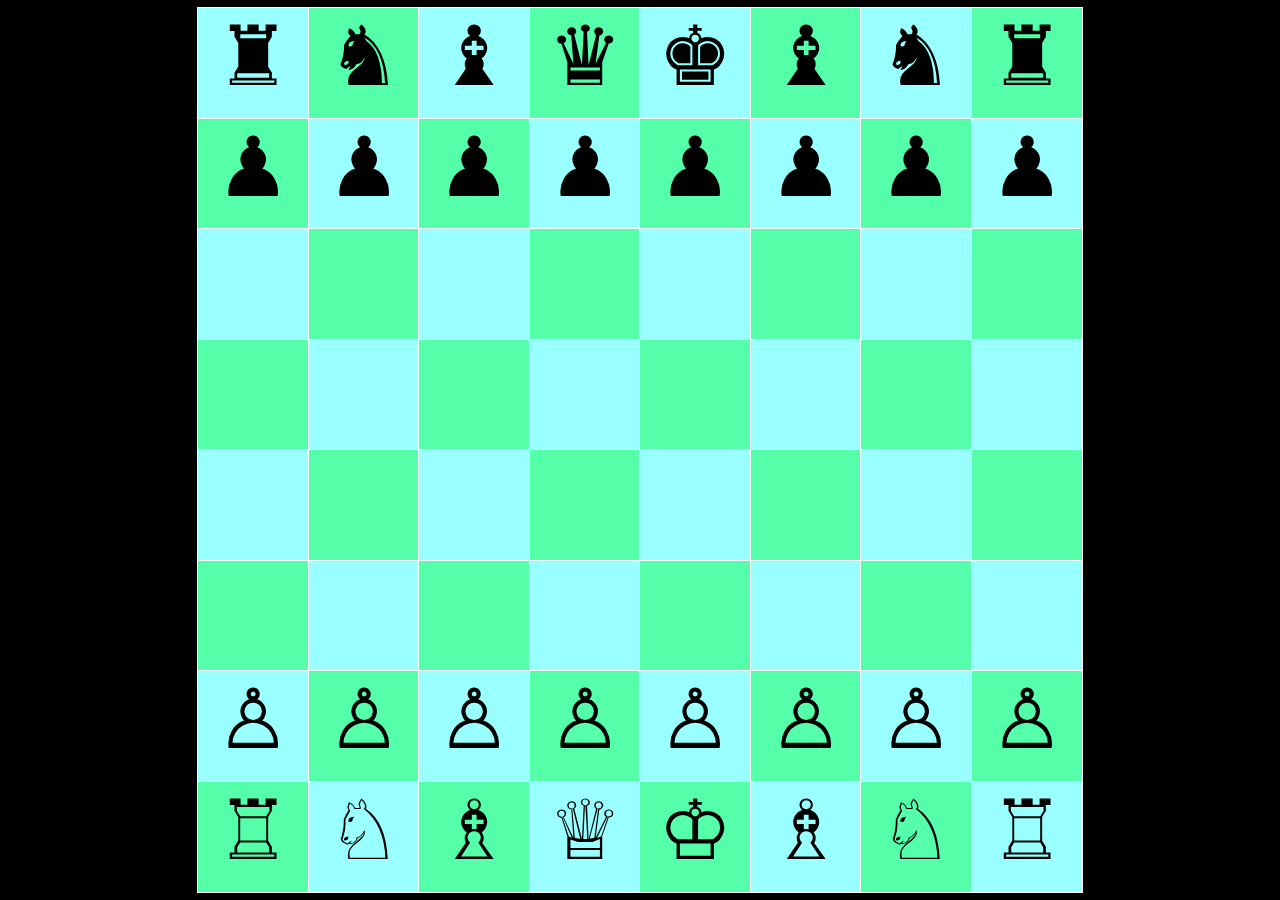
<file: chess-game/index.html>
<!DOCTYPE html>
<html>
<head>
    <title>Chess AI</title>
    <meta name="viewport" content="width=device-width, initial-scale=1"/>
    <meta charset="UTF-8"/>
    <link rel="stylesheet" href="css/style.css"/>
</head>
<body>
    <div id="container"></div>
    <script type="text/javascript" src="js/main.js"></script>
</body>
</html>
</file>
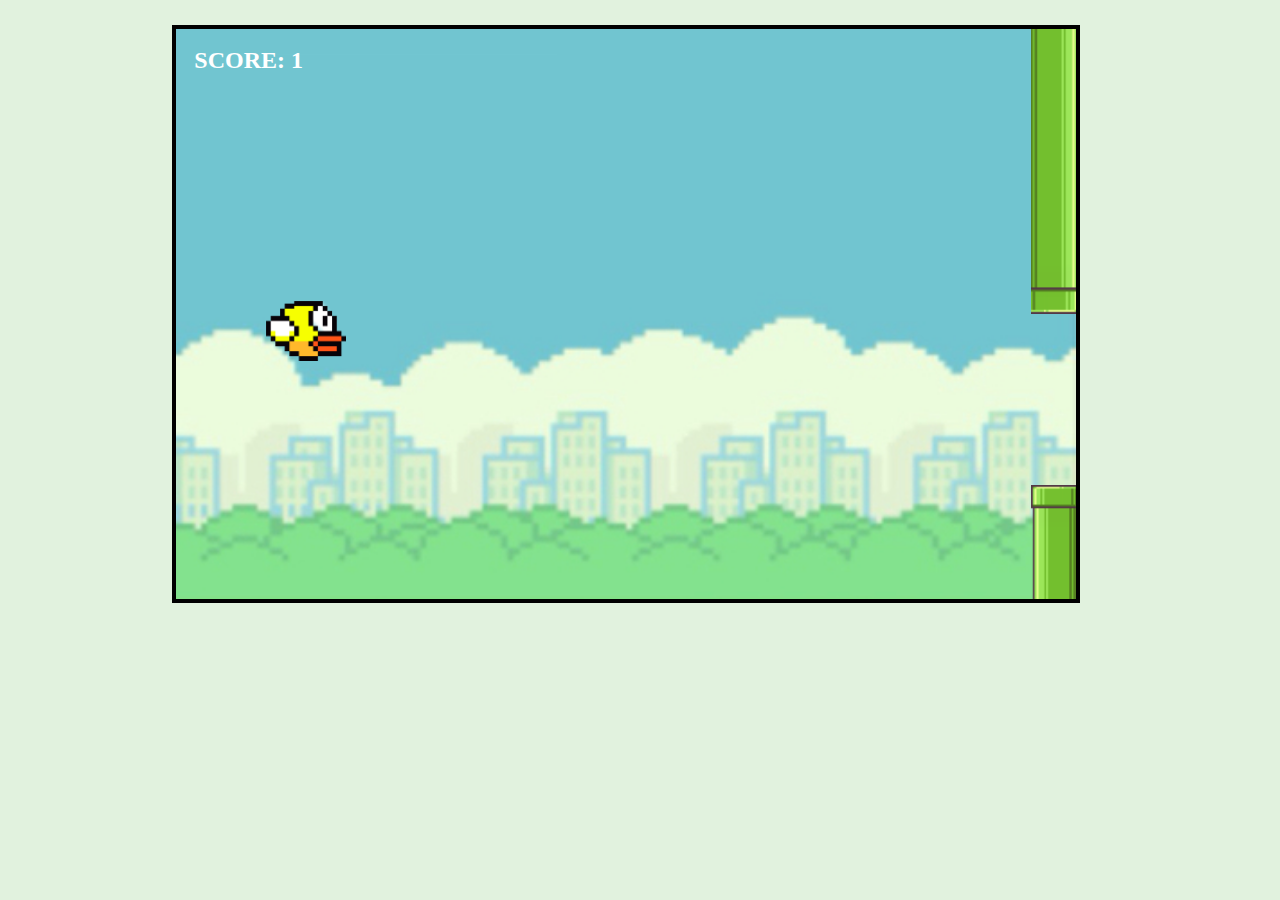
<file: flappy-bird-game/index.html>
<!DOCTYPE html>
<html lang="en">
<head>
    <meta charset="UTF-8">
    <meta http-equiv="X-UA-Compatible" content="IE=edge">
    <meta name="viewport" content="width=device-width, initial-scale=1.0">
    <title>FLAPPY BIRD GAME</title>
    <link rel="stylesheet" href="style.css">
</head>
<body onclick="jump()">

    <div id="game">
        <div id="pipe1" class="obs"></div>
        <div id="pipe2" class="obs"></div>
        <div id="bird"><img src="birdf.png"></div>
        <div id="score">SCORE: <span id="scr">0</span></div>

    </div>

    <script src="script.js"></script>
    
</body>
</html>
</file>
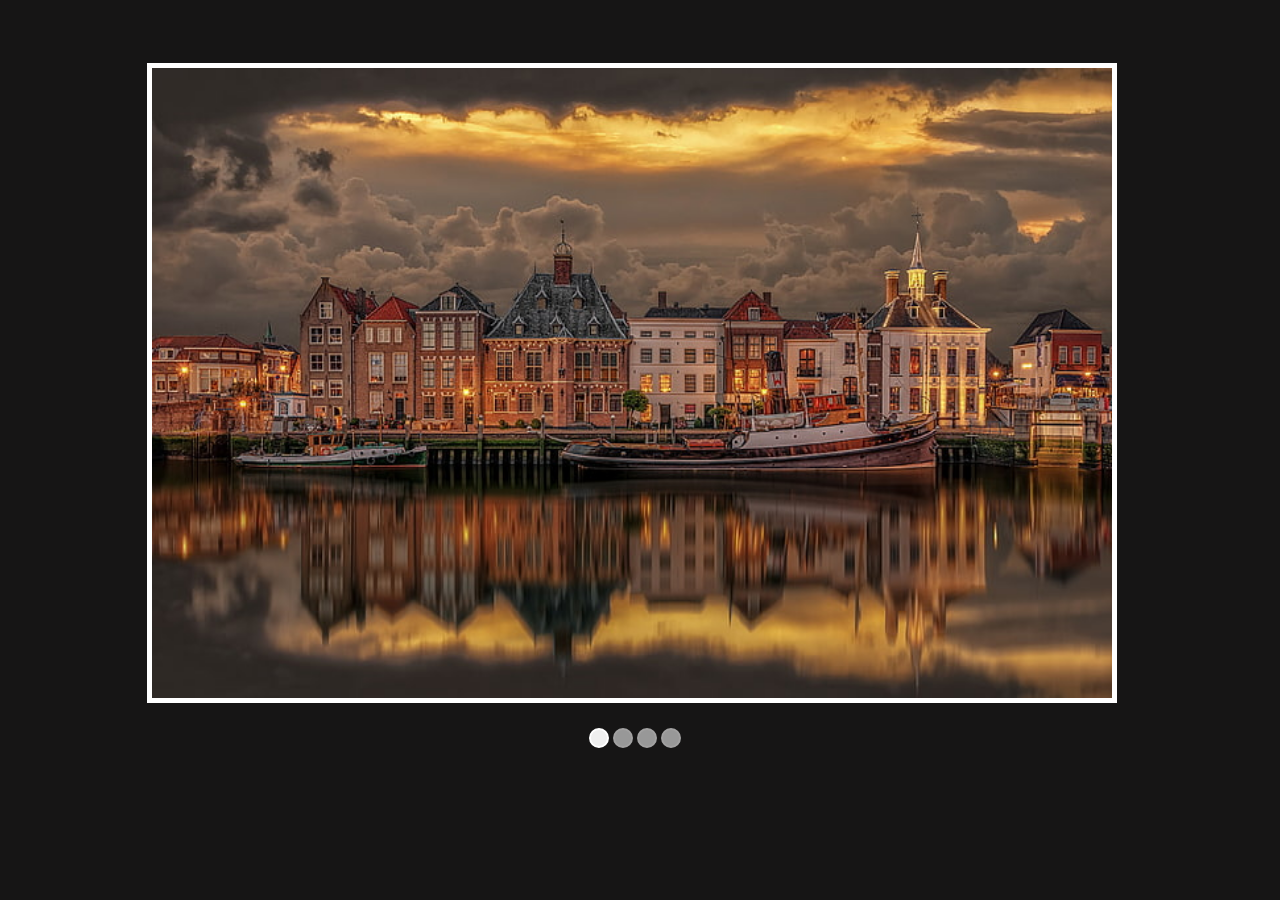
<file: image-slider/index.html>
<!DOCTYPE html>
<html lang="en">
<head>
    <meta charset="UTF-8">
    <meta http-equiv="X-UA-Compatible" content="IE=edge">
    <meta name="viewport" content="width=device-width, initial-scale=1.0">
    <title>IMAGE SLIDER</title>
    <link rel="stylesheet" href="style.css">

    <!--FONT AWESOME LINK-->
    <link rel="stylesheet" href="https://use.fontawesome.com/releases/v5.15.3/css/all.css" integrity="sha384-SZXxX4whJ79/gErwcOYf+zWLeJdY/qpuqC4cAa9rOGUstPomtqpuNWT9wdPEn2fk" crossorigin="anonymous">

</head>
<body>

    <div id="box">
        <div id="slide">
            <img src="image1.jpg" id="img1">
        </div>
    </div>
        <div id="left" onclick="left()">
            <i class="fas fa-chevron-left" style="font-size: xxx-large;"></i>
        </div>
        <div id="right" onclick="right()">
            <i class="fas fa-chevron-right" style="font-size: xxx-large;"></i>
        </div>

        <div id="circle">
            <button onclick="btn(0)" id="0"></button>
            <button onclick="btn(1)" id="1"></button>
            <button onclick="btn(2)" id="2"></button>
            <button onclick="btn(3)" id="3"></button>
        </div>
    <script src="script.js"></script>
    
</body>
</html>
</file>
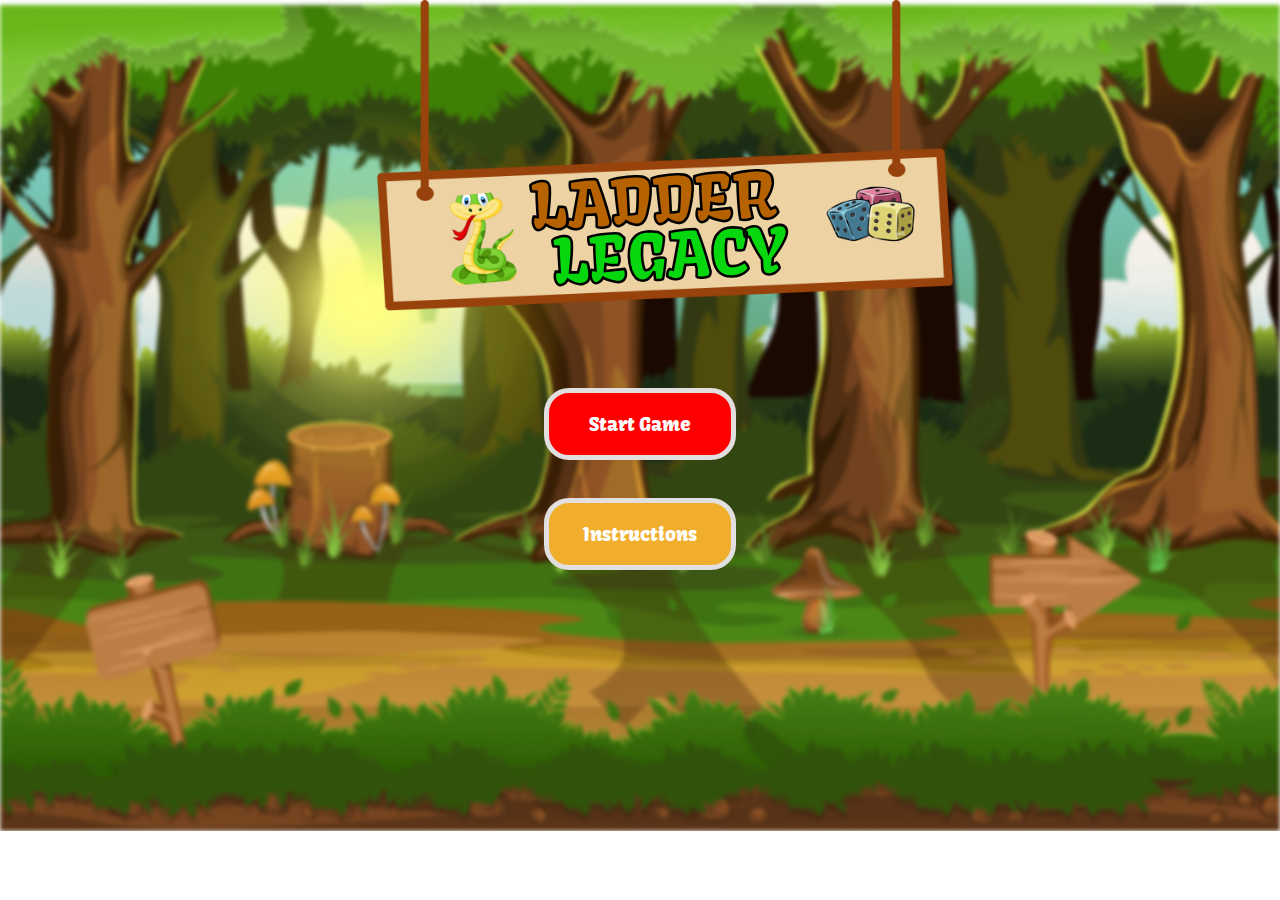
<file: Ladder-Legacy/index.html>
<!DOCTYPE html>
<html lang="en">
<head>
    <meta charset="UTF-8">
    <meta name="viewport" content="width=device-width, initial-scale=1.0">
    <title>Snake and Ladders</title>
    <link rel="stylesheet" href="./css files/startpage.css">
</head>
<body>
    
    <div id="heading" class="flex-center">
        <img src="./Images/Banner.png">
        <div class="t5">
            LADDER
        </div><br>
        <div class="b5">
            LEGACY
        </div>
    </div>

    <div class="flex-center sp-aro maindiv">
        <div class="flex-center col-dir">
            <button id="StartGame">Start Game</button>
            <button id="Instructions">Instructions</button>
        </div>
    </div>
</body>
</html>
<script src="./js files/startpage.js" defer></script>

            <!-- made by Arpita Sen -->
</file>
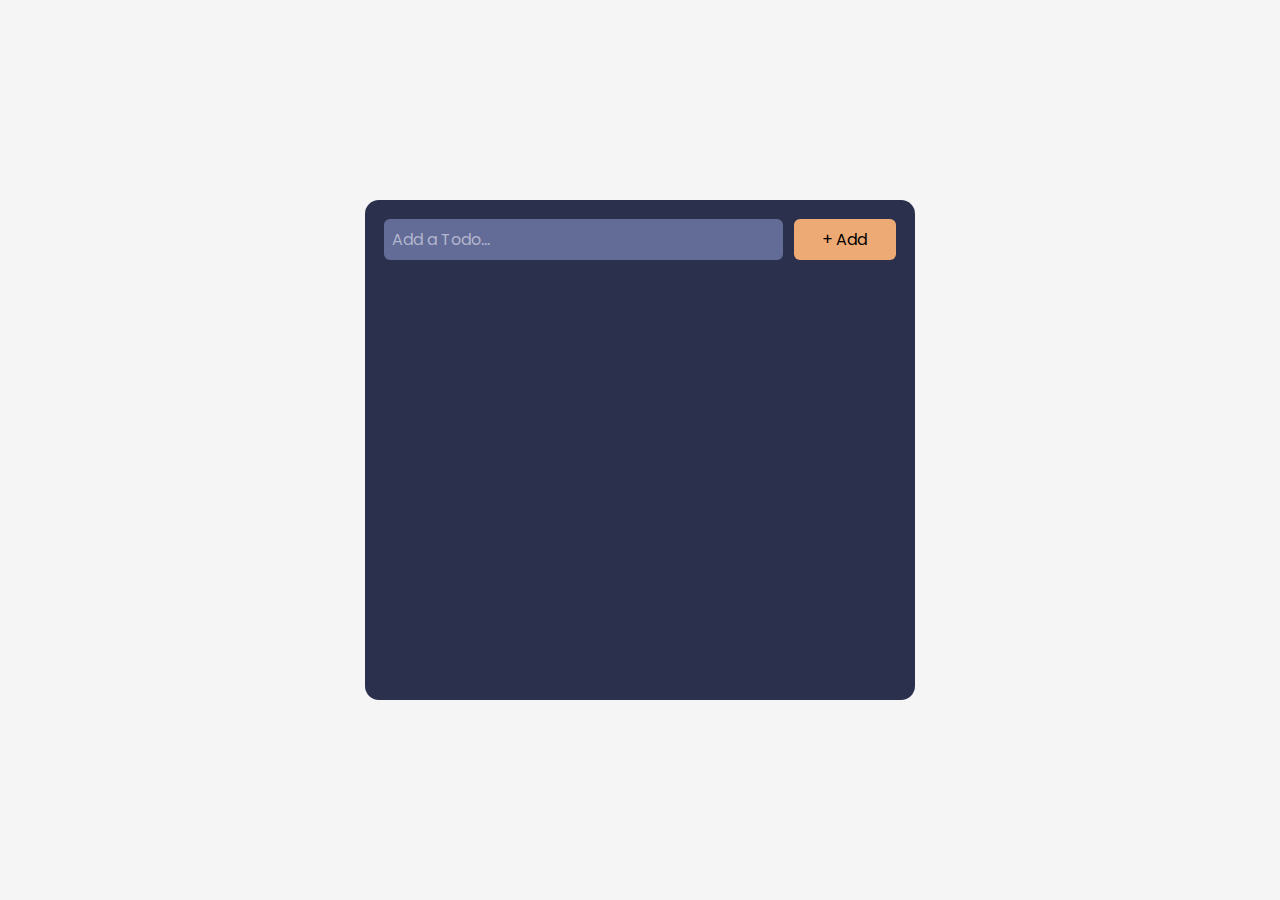
<file: Todo-List-App/index.html>
<!DOCTYPE html>
<html lang="en">
  <head>
    <meta charset="UTF-8">
    <meta http-equiv="X-UA-Compatible" content="IE=edge">
    <meta name="viewport" content="width=device-width, initial-scale=1.0">
    <title>Todo List App</title>
    <link href="https://fonts.googleapis.com/css2?family=Poppins:wght@300;400;500;600&display=swap" rel="stylesheet">
    <link rel="stylesheet" href="styles.css">
    <script src="script.js" defer></script>
  </head>
  <body>
    <div class="container">
      <form>
        <input type="text" placeholder="Add a Todo...">
        <button type="submit">+ Add</button>
      </form>

      <div class="tasks"></div>
    </div>
  </body>
</html>
</file>
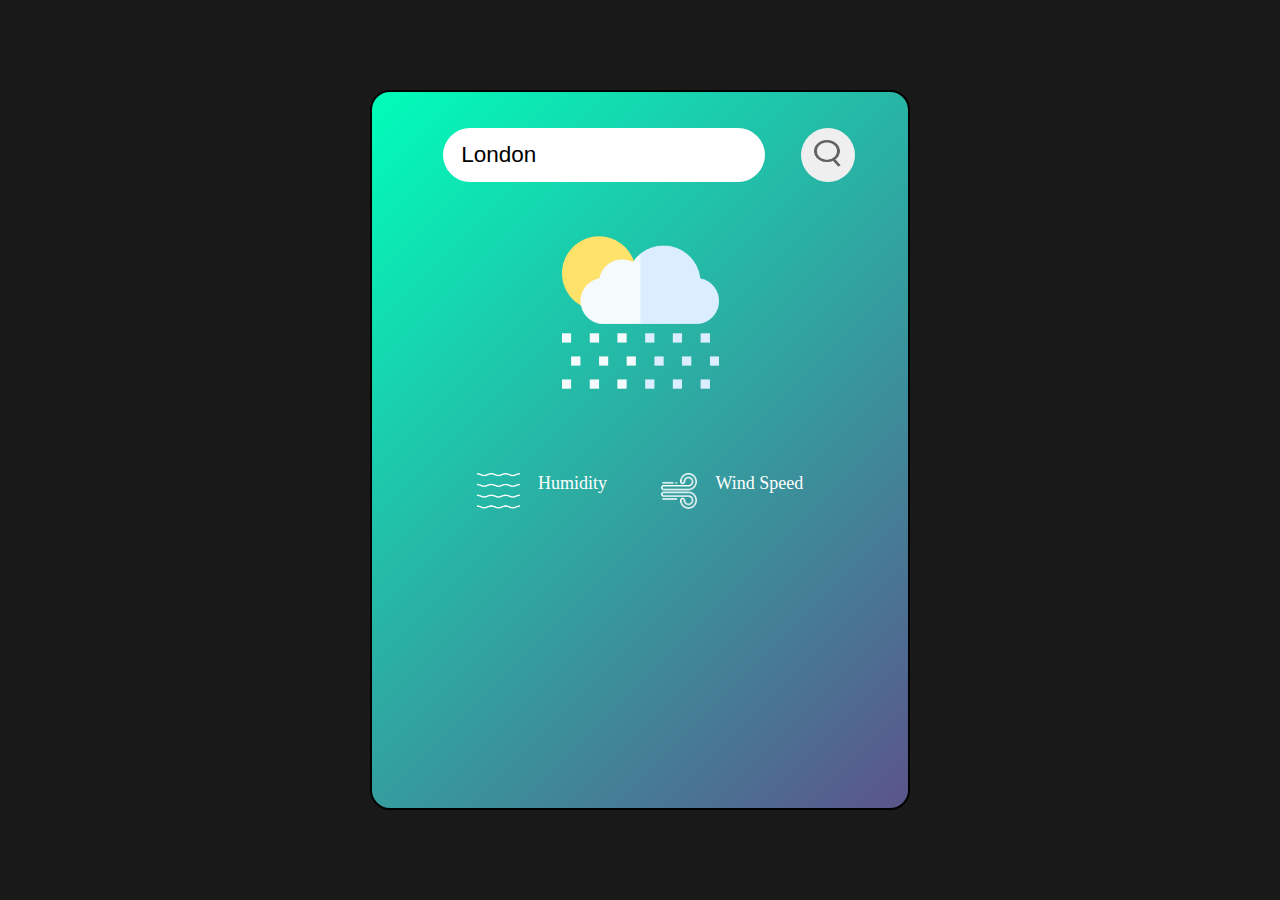
<file: Weather_Displayer/index.html>
<!DOCTYPE html>
<html lang="en">
<head>
    <meta charset="UTF-8">
    <meta name="viewport" content="width=device-width, initial-scale=1.0">
    <title>Weather App</title>
    <link rel="stylesheet" href="style.css">
</head>
<body>
    <div class="main_div">
        <div class="search_div">
            <input type="text" id="searchbar" placeholder="Enter City Name" value="London">
            <button id="btn"><img src="images/search.png"></button>
        </div>
        <div class="weather">
            <img src="images/rain.png" class="weather_img">
            <h1 id="temp"></h1>
            <h1 id="area"></h1>
        </div>
        <div class="footer">
            <div class="col">
                <img src="images/humidity.png">
                <div class="text">
                    <h1 id="hum" class='span'></h1>
                    <h1>Humidity</h1>
                </div>
            </div>
            <div class="col">
                <img src="images/wind.png">
                <div class="text">
                    <h1 id="w_speed" class='span'></h1>
                    <h1>Wind Speed</h1>
                </div>
            </div>
        </div>
    </div>
    <script src="script.js"></script>
</body>
</html>
</file>
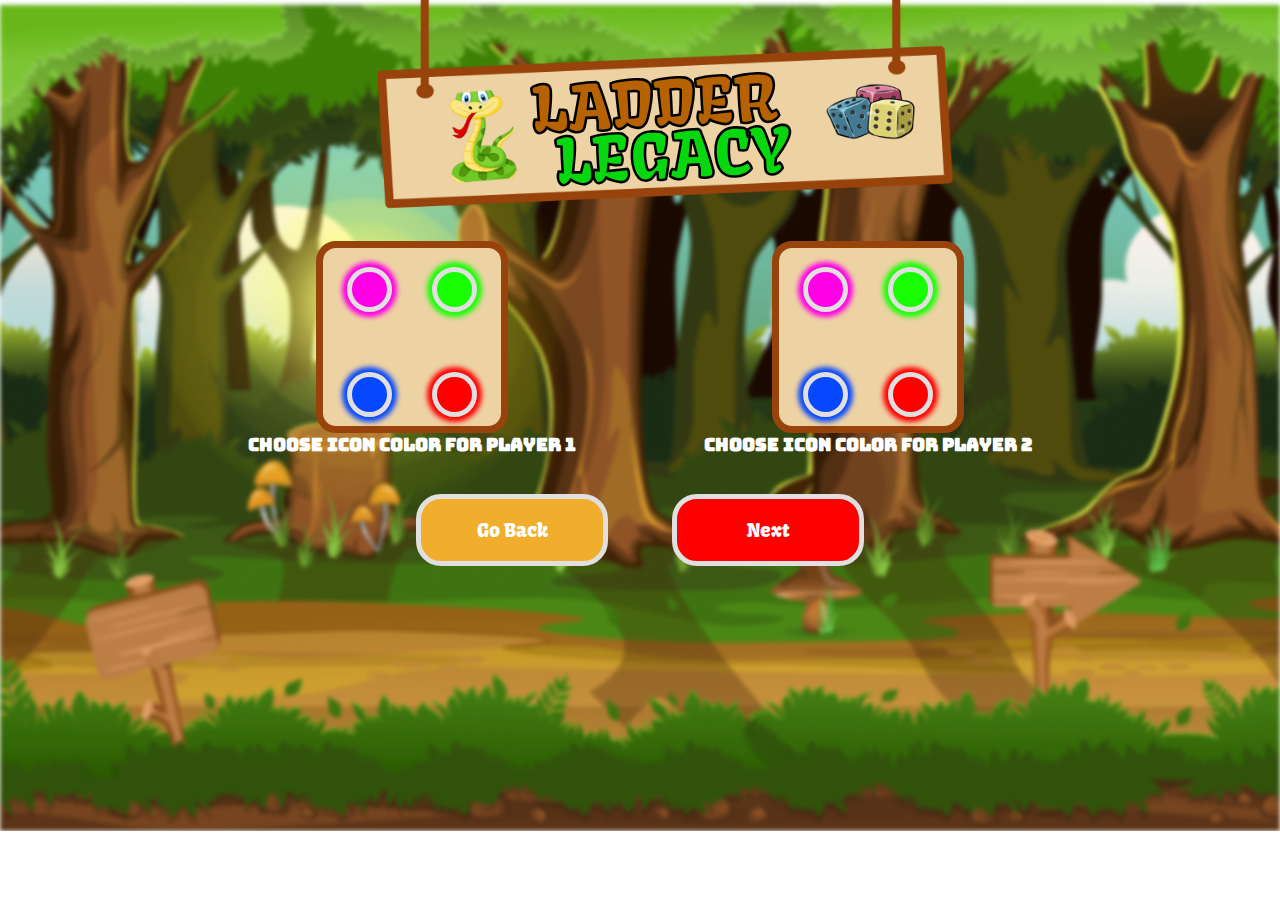
<file: Ladder-Legacy/color.html>
<!DOCTYPE html>
<html lang="en">
<head>
    <meta charset="UTF-8">
    <meta name="viewport" content="width=device-width, initial-scale=1.0">
    <title>Snakes and Ladders</title>
    <link rel="stylesheet" href="./css files/startpage.css">
    <link rel="stylesheet" href="./css files/color.css">
</head>
<body>
    
    <div id="heading" class="flex-center">
        <img src="./Images/Banner.png">

        <div class="t5">
            LADDER
        </div>
        <div class="b5">
            LEGACY
        </div>
    </div>

    <div class="flex-center main-div">
        <div class="flex-center col-dir">
            <div class="player-icon-div">
                <button class="player-icon purple" id="purple1"></button>
                <button class="player-icon green" id="green1"></button>
                <button class="player-icon blue" id="blue1"></button>
                <button class="player-icon red" id="yellow1"></button>
            </div>

            <h1>Choose Icon Color for Player 1</h1>

        </div>

        <div class="flex-center col-dir">
            <div class="player-icon-div">
                <button class="player-icon purple" id="purple2"></button>
                <button class="player-icon green" id="green2"></button>
                <button class="player-icon blue" id="blue2"></button>
                <button class="player-icon red" id="yellow2"></button>
            </div>

            <h1>Choose Icon Color for Player 2</h1>
        </div>
    </div>

    <div class="flex-center btn-div">
        <button class="btn back-btn" id="color-back">Go Back</button>
        <button class="next-btn btn" id="color-next">Next</button>
    </div>

</body>
</html>
<script src="./js files/color.js"></script>
</file>
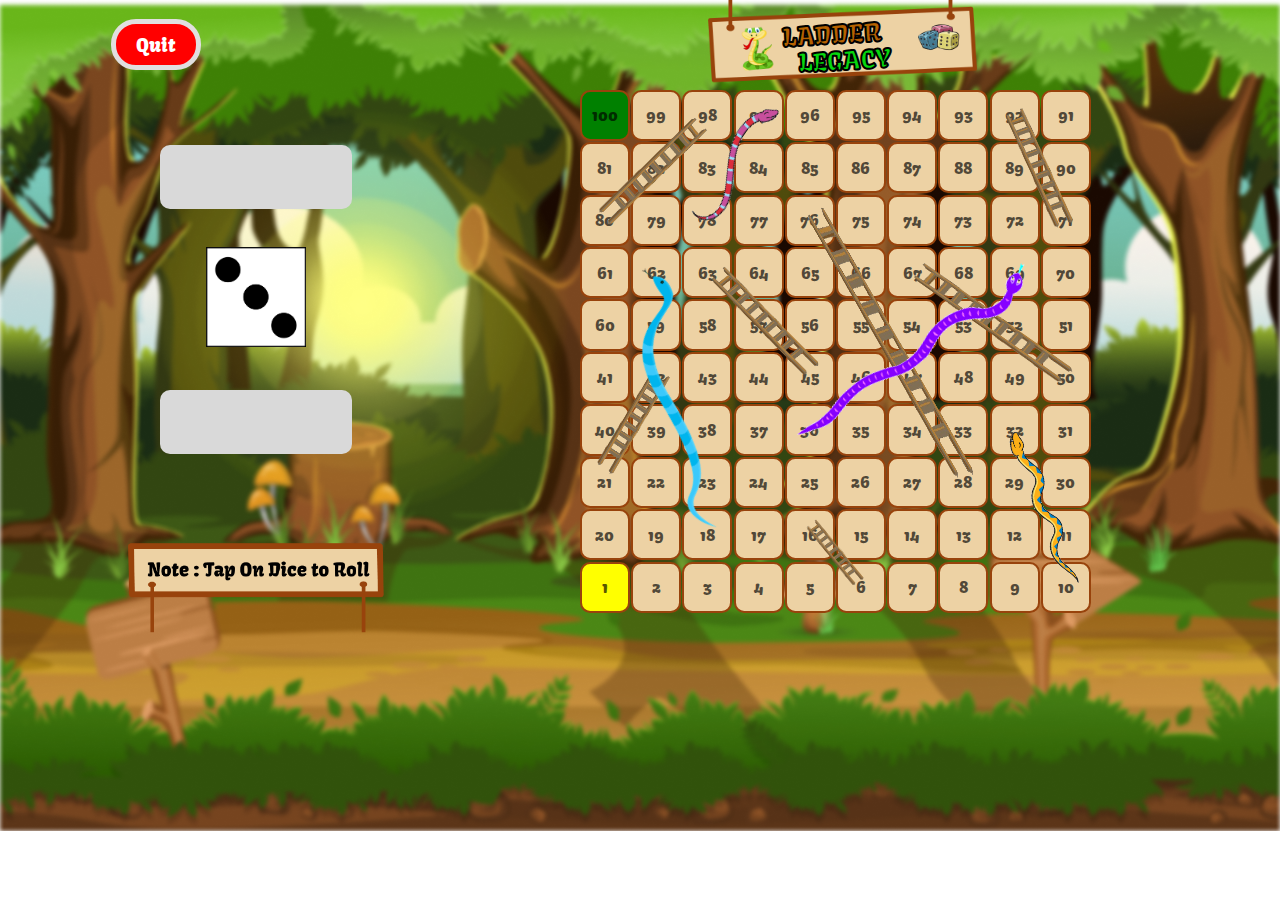
<file: Ladder-Legacy/game.html>
<!DOCTYPE html>
<html lang="en">
<head>
    <meta charset="UTF-8">
    <meta name="viewport" content="width=device-width, initial-scale=1.0">
    <title>Snakes And ladders</title>
    <link rel="stylesheet" href="./css files/startpage.css">
    <link rel="stylesheet" href="./css files/game.css">
</head>
<body>
    
    <div class="flex-center game-div">
        <div class="flex-center quitbtndiv">
            <button id="game-quit">Quit</button>
        </div>

        <div id="heading" class="flex-center">
            <img src="./Images/Banner.png">
            <div class="t5">
                LADDER
            </div>
            <div class="b5">
                LEGACY
            </div>
        </div>
    </div>

    <div class="flex-center sp-aro main-board">
        <div>
            <div class="turn-board flex-center col-dir">
                <div id="player1-div" class="turn flex-center">Player 1</div>
                <button id="dicebtn"><img src="./Images/3.png" id="dice"></button>
                <div id="player2-div" class="turn flex-center">Player 2</div>
    
            </div>
            <img src="./Images/Group 21.png" class="note">
        </div>

        <div class="game-board">
            <img src="./Images/ladder4.png" id="ladder1">
            <img src="./Images/ladder4.png" id="ladder2">
            <img src="./Images/ladder4.png" id="ladder3">
            <img src="./Images/ladder4.png" id="ladder4">
            <img src="./Images/ladder4.png" id="ladder5">
            <img src="./Images/ladder4.png" id="ladder6">
            <img src="./Images/ladder4.png" id="ladder7">

            <img src="./Images/s3.png" id="snake1">
            <img src="./Images/s1.png" id="snake2">
            <img src="./Images/s2.png" id="snake3">
            <img src="./Images/s4.png" id="snake4">

            <!-- <span id="player1-icon" class="icon"></span> -->
            <!-- <span id="player2-icon" class="icon"></span> -->

            <div class="row1 flex-center">
                <div id="100" style="background-color: green;">100</div>
                <div id="99">99</div>
                <div id="98">98</div>
                <div id="97">97</div>
                <div id="96">96</div>
                <div id="95">95</div>
                <div id="94">94</div>
                <div id="93">93</div>
                <div id="92">92</div>
                <div id="91">91</div>
            </div>
            <div class="row2 flex-center dir-rev">
                <div id="90">90</div>
                <div id="89">89</div>
                <div id="88">88</div>
                <div id="87">87</div>
                <div id="86">86</div>
                <div id="85">85</div>
                <div id="84">84</div>
                <div id="83">83</div>
                <div id="82">82</div>
                <div id="81">81</div>
            </div>
            <div class="row1 flex-center">
                <div id="80">80</div>
                <div id="79">79</div>
                <div id="78">78</div>
                <div id="77">77</div>
                <div id="76">76</div>
                <div id="75">75</div>
                <div id="74">74</div>
                <div id="73">73</div>
                <div id="72">72</div>
                <div id="71">71</div>
            </div>
            <div class="row2 flex-center dir-rev">
                <div id="70">70</div>
                <div id="69">69</div>
                <div id="68">68</div>
                <div id="67">67</div>
                <div id="66">66</div>
                <div id="65">65</div>
                <div id="64">64</div>
                <div id="63">63</div>
                <div id="62">62</div>
                <div id="61">61</div>
            </div>
            <div class="row1 flex-center">
                <div id="60">60</div>
                <div id="59">59</div>
                <div id="58">58</div>
                <div id="57">57</div>
                <div id="56">56</div>
                <div id="55">55</div>
                <div id="54">54</div>
                <div id="53">53</div>
                <div id="52">52</div>
                <div id="51">51</div>
            </div>
            <div class="row2 flex-center dir-rev">
                <div id="50">50</div>
                <div id="49">49</div>
                <div id="48">48</div>
                <div id="47">47</div>
                <div id="46">46</div>
                <div id="45">45</div>
                <div id="44">44</div>
                <div id="43">43</div>
                <div id="42">42</div>
                <div id="41">41</div>
            </div>
            <div class="row1 flex-center">
                <div id="40">40</div>
                <div id="39">39</div>
                <div id="38">38</div>
                <div id="37">37</div>
                <div id="36">36</div>
                <div id="35">35</div>
                <div id="34">34</div>
                <div id="33">33</div>
                <div id="32">32</div>
                <div id="31">31</div>
            </div>
            <div class="row2 flex-center dir-rev">
                <div id="30">30</div>
                <div id="29">29</div>
                <div id="28">28</div>
                <div id="27">27</div>
                <div id="26">26</div>
                <div id="25">25</div>
                <div id="24">24</div>
                <div id="23">23</div>
                <div id="22">22</div>
                <div id="21">21</div>
            </div>
            <div class="row1 flex-center">
                <div id="20">20</div>
                <div id="19">19</div>
                <div id="18">18</div>
                <div id="17">17</div>
                <div id="16">16</div>
                <div id="15">15</div>
                <div id="14">14</div>
                <div id="13">13</div>
                <div id="12">12</div>
                <div id="11">11</div>
            </div>
            <div class="row2 flex-center dir-rev">
                <div id="10">10</div>
                <div id="9">9</div>
                <div id="8">8</div>
                <div id="7">7</div>
                <div id="6">6</div>
                <div id="5">5</div>
                <div id="4">4</div>
                <div id="3">3</div>
                <div id="2">2</div>
                <div id="1" style="background-color: yellow;">1</div>
            </div>
        </div>
    </div>

</body>
</html>
<script src="./js files/game.js"></script>
</file>
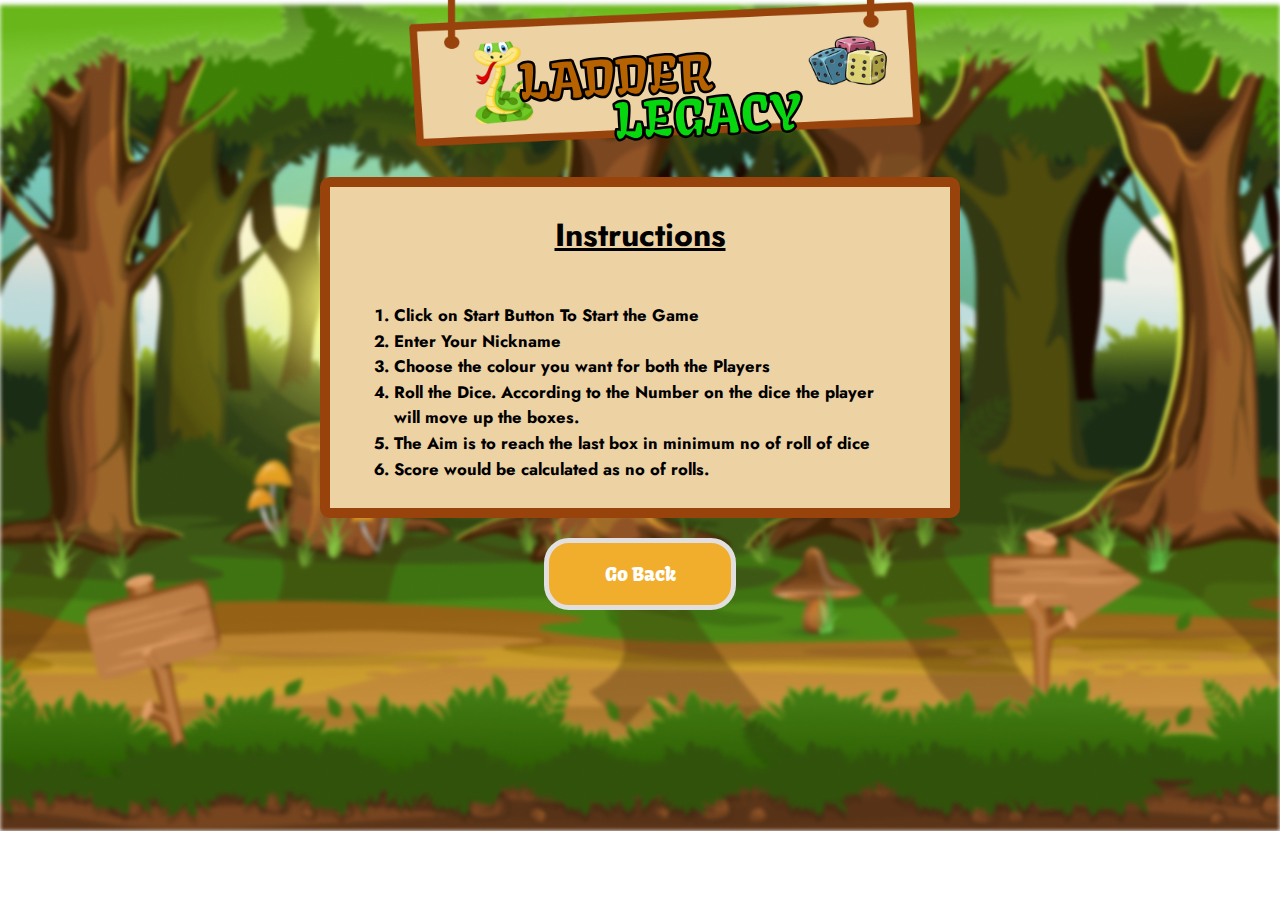
<file: Ladder-Legacy/instructions.html>
<!DOCTYPE html>
<html lang="en">
<head>
    <meta charset="UTF-8">
    <meta name="viewport" content="width=device-width, initial-scale=1.0">
    <title>Snakes and Ladders</title>
    <link rel="stylesheet" href="./css files/startpage.css">
    <link rel="stylesheet" href="./css files/instructions.css">
</head>
<body>
    
    <div id="heading" class="flex-center">
        <img src="./Images/Banner.png">
        <div class="t5">
            LADDER
        </div>
        
        <div class="b5">
            LEGACY
        </div>
    </div>

    <div class="instructions-div">
        <h1>Instructions</h1>

        <ol>
            <li>Click on Start Button To Start the Game</li>
            <li>Enter Your Nickname</li>
            <li>Choose the colour you want for both the Players</li>
            <li>Roll the Dice. According to the Number on the dice the player will move up the boxes.</li>
            <li>The Aim is to reach the last box in minimum no of roll of dice</li>
            <li>Score would be calculated as no of rolls.</li>
        </ol>
    </div>

    <div class="flex-center">
        <button id="instruct-back">Go Back</button>
    </div>

</body>
</html>
<script src="./js files/ins.js"></script>
</file>
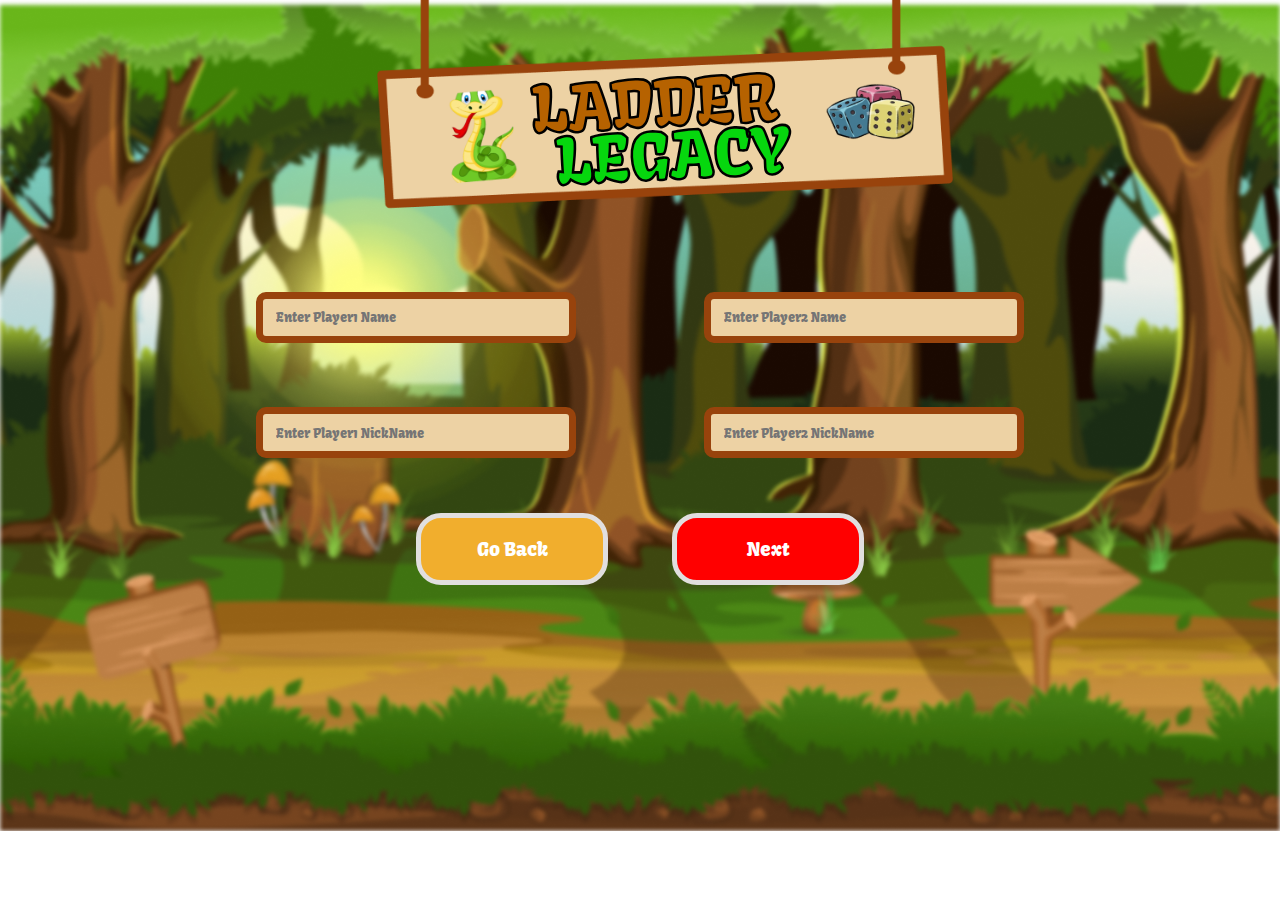
<file: Ladder-Legacy/nickname.html>
<!DOCTYPE html>
<html lang="en">
<head>
    <meta charset="UTF-8">
    <meta name="viewport" content="width=device-width, initial-scale=1.0">
    <title>Snakes and Ladders</title>
    <link rel="stylesheet" href="./css files/startpage.css">
    <link rel="stylesheet" href="./css files/nickname.css">
</head>
<body>
    
    <div id="heading" class="flex-center">
        <img src="./Images/Banner.png">

        <div class="t5">
            LADDER
        </div>
        <div class="b5">
            LEGACY
        </div>
    </div>

    <div class="flex-center maindiv">
            <div class="namediv">
                <div>
                    <input type="text" name="player1" id="player1" placeholder="Enter Player1 Name">
                    <!-- <label for="player1">Enter Player 1 Name</label> -->
                </div>
                <div>
                    <input type="text" name="player1nick" id="player1nick" placeholder="Enter Player1 NickName">
                    <!-- <label for="player1nick">Enter Player 1 Nickname</label> -->
                </div>

            </div>
            <div class="namediv">
                <div>
                    <input type="text" name="player2" id="player2" placeholder="Enter Player2 Name">
                    <!-- <label for="player2">Enter Player 2 Name</label> -->
                </div>
                <div>
                    <input type="text" name="player2nick" id="player2nick" placeholder="Enter Player2 NickName">
                    <!-- <label for="player2nick">Enter Player 2 Nickname</label> -->
                </div>

            </div>
    </div>

    <div class="flex-center btn-div">
        <button class="btn back-btn" id="nickname-back">Go Back</button>
        <button class="next-btn btn" id="nickname-next">Next</button>
    </div>
</body>
</html>
<script src="./js files/nickname.js"></script>
</file>
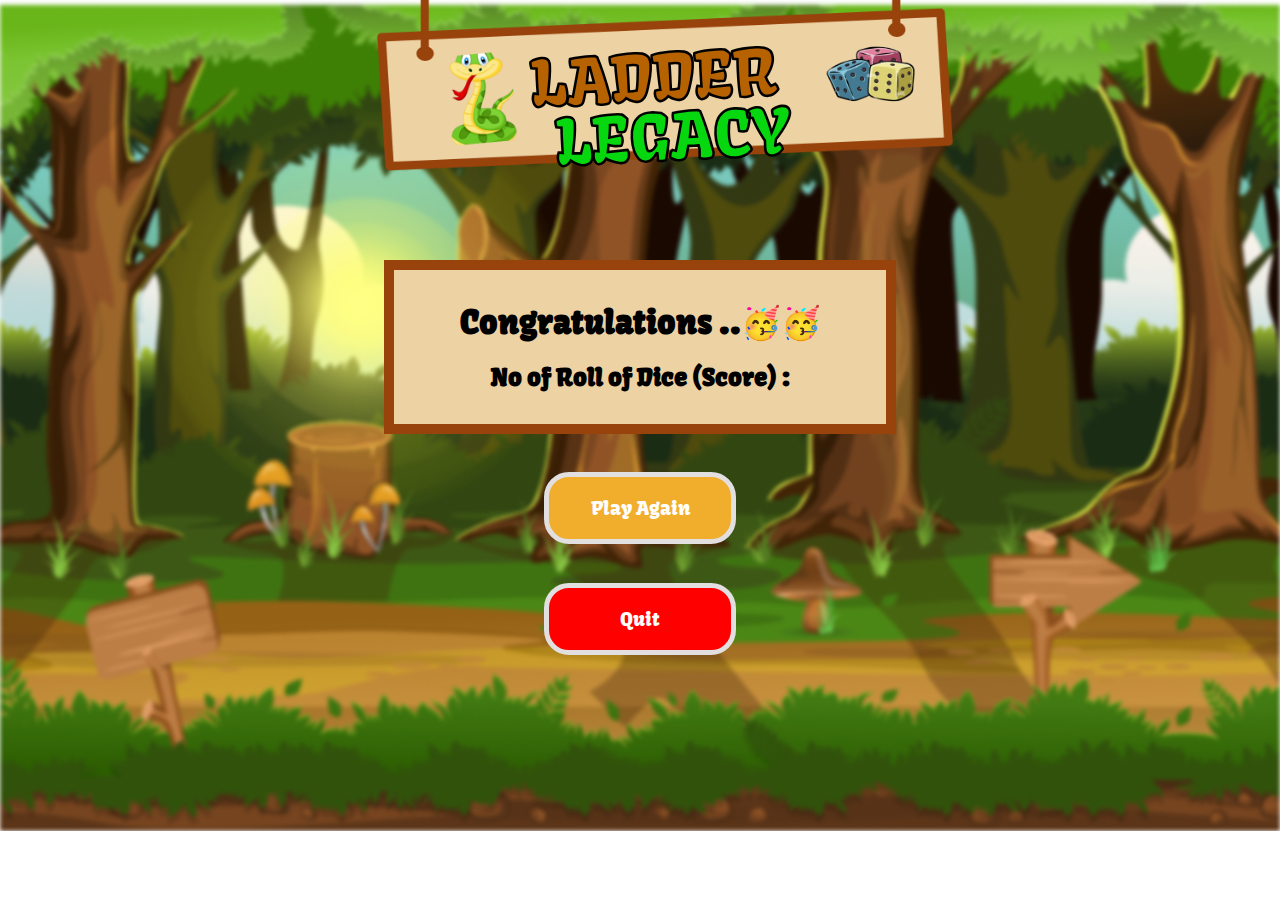
<file: Ladder-Legacy/result.html>
<!DOCTYPE html>
<html lang="en">
<head>
    <meta charset="UTF-8">
    <meta name="viewport" content="width=device-width, initial-scale=1.0">
    <title>Snakes and Ladders</title>
    <link rel="stylesheet" href="./css files/startpage.css">
    <link rel="stylesheet" href="./css files/result.css">
</head>
<body>
    
    <div id="heading" class="flex-center">
        <img src="./Images/Banner.png">
        <div class="t5">
            LADDER
        </div>
        <div class="b5">
            LEGACY
        </div>
    </div>

    <div class="result-div col-dir flex-center">
        
        <div class="flex-center col-dir result-text">
            <h1><span id="phrase"></span> <span id="winner-name">Player 1</span>..🥳🥳</h1><br>

            <h2>No of Roll of Dice (Score) : <span id="rollCount">18</span></h2>

        </div> 
        <div>
            <button id="playagain">Play Again</button><br>
            <button id="quit">Quit</button>
        </div> 
    </div>

</body>
</html>
<script src="./js files/result.js"></script>
</file>
<file: chess-game/css/style.css>
body {
    font-family:chess;
    margin: 0;
    background-color:#000;
}

.square {
    background:#afa;
    display:inline-block;
    border:1px solid #fff;
    text-align:center;
    position: absolute;
    cursor: pointer;
}
</file>
<file: flappy-bird-game/style.css>
#game{
    height: 570px;
    width: 900px;
    background-image: url('fb-game-background.png');
    background-repeat: no-repeat;
    background-size: cover;
    background-position: bottom;
    border: 4px solid black;
    margin-left: 13%;
    margin-top: 2%;
    overflow: hidden;
    position: relative;
}

body{
    background-color: #e1f2de;
}

#pipe1{
    position: absolute;
    width: 50px;
    height: 50%;
    background-image: url('flappybird-pipe.png');
    transform: rotate(180deg);

}

#pipe2{
    position: absolute;
    width: 50px;
    height: 30%;
    top: 80%;
    background-image: url('flappybird-pipe.png');
}

.obs{
    left: 95%;
    animation: move 4s ease-in-out infinite;
    background-repeat: no-repeat;
    background-size: cover;

}


@keyframes move {
    0%{
        left: 100%;
    }
    100%{
        left: -6%;
    }
}

#bird{
    position: absolute;
    top: 200px;
    left: 90px;
}

#bird img{
    height: 60px;
    width: 80px;
}

#score{
    color: white;
    font-size: x-large;
    font-weight: bold;
    margin-left: 2%;
    margin-top: 2%;
}
</file>
<file: image-slider/style.css>
body{
    background-color: rgb(22, 21, 21);
    position: relative;
    color: white;
}

#box{
    height: 70vh;
    width: 75vw;
    border: solid white 5px;
    margin-left: 11%;
    margin-top: 5%;
    position: relative;
}

#slide{
    width: calc(75vw*2);
}

img{
    height: 70vh;
    width: 75vw;
    float: left;

}

#left{
    position: absolute;
    top: 35%;
    left: 5%;
    opacity: 0.5;
    cursor: pointer;
}

#right{
     position: absolute;
     top: 35%;
     right: 5%;
     opacity: 0.5;
     cursor: pointer;
}

#left:hover{
    opacity: 1;
}

#right:hover{
    opacity: 1;
}

#circle{
    margin-top: 2%;
    margin-left: 46%;
}

button{
    height: 20px;
    width: 20px;
    border-radius: 50%;
    cursor: pointer;
    opacity: 0.6;
    border: solid white 2px;
}

@keyframes move {
    0%{
        margin-left: 0%;
    }
    100%{
        margin-left: -100%;
    }
}

@keyframes move_left {
    0%{
        margin-left: -100%;
    }
    100%{
        margin-right: 100%;
    }
}
</file>
<file: Ladder-Legacy/css files/startpage.css>
@import url('https://fonts.googleapis.com/css2?family=Inter:wght@900&display=swap');
@import url('https://fonts.googleapis.com/css2?family=Jost:wght@500&display=swap');
@import url('https://fonts.googleapis.com/css2?family=Marhey:wght@500&display=swap');
@import url('https://fonts.googleapis.com/css2?family=Bungee&family=Marhey:wght@500&display=swap');
@import url('https://fonts.googleapis.com/css2?family=Averia+Gruesa+Libre&family=Kavoon&display=swap');


*{
    margin: 0;
    padding: 0;
    box-sizing: border-box;
}

body{
    
    font-family: 'Kavoon', sans-serif;
    background: url("../Images/Forest.png");
    background-repeat: no-repeat;
    background-size: cover;
}

.flex-center{
    display: flex;
    justify-content: center;
    align-items: center;
}

.col-dir{
    flex-direction: column;
}

.sp-aro{
    justify-content: space-around;
}

#heading{
    margin-left: 50px;
    position: relative;
    animation: down 1s ease-in-out;
}

@keyframes down{
    0%{
        bottom: 1000px;
    }90%{
        bottom: -30px;
    }100%{
        bottom: 0;
    }
}
@keyframes up{
    0%{
        transform: translateY(1000px)
    }90%{
        transform: translateY(-30px);
    }100%{
        transform: translateY(0);
    }
}

#heading img{
    width: 45vw;
}

#heading div{
    position: absolute;
    font-size: 5vw;
    transform: rotate(-3deg);
    -webkit-text-stroke: 0.2vw black;
}

.t5{
    color: #B66200;
    bottom: 5.5vw;
    right: 39.3vw;
    
}
.b5{
    color:#06D70E;
    bottom: 1.2vw;
    left: 39.3vw;
    
}

.maindiv{
    margin-top: 6vw;
}

button{
    width: 15vw;
    height: 8vh;
    margin-bottom: 3vw;
    font-size: 1.5vw;
    font-family: 'Kavoon', sans-serif;
    border: 5px solid #E1DFDF;
    border-radius: 25px;
    cursor: pointer;
    color: white;
}

#StartGame{
    background-color: red;
    animation: up 1s ease-in-out;
}
#Instructions{
    background-color: #F1AE2D;
    animation: up 1.5s  ease-in-out;
}

.player-icon{
    width: 3.5vw;
    height: 3.5vw;
    border-radius: 50%;
    cursor: pointer;
    box-shadow: 0 0 0 0 black;
    margin-top: 9px;
}

.player-icon-div{
    background-color: #EDD2A4;
    border: 7px solid #98430C;
    display: grid;
    grid-template-columns: auto auto;
    grid-gap: 1vw;
    place-items: center;
    width: 15vw;
    height: 15vw;
    text-align: center;
    border-radius: 20px;
    padding: 10px;
}

.blur{
    filter: blur(10px);
}

.green{
    background-color: #18FF04;
    box-shadow: 0 0 5px 5px #18FF04;
}

.red{
    background-color: #ff0000;
    box-shadow: 0 0 5px 5px #ff0000;

}

.purple{
    background-color: #FF00E5;
    box-shadow: 0 0 5px 5px #FF00E5;

}

.blue{
    background-color: #0648ff;
    box-shadow: 0 0 5px 5px #0648ff;

}

.main-div{
    gap: 10vw;
    margin-top: -70px;
    z-index: 1;    
}

.main-div h1{
    font-size: 1.4vw;
    text-align: center;
    color: white;
    /* margin-top: 2vw; */
    /* font-family: 'Jost', sans-serif; */
        font-family: 'Bungee', sans-serif;

}

.btn{
    margin: 0;
}

.btn-div{
    margin-top: 3vw;
}



.next-btn{
    margin-left: 5vw;
}

.snakewithladder{
    width: 350px;
}


@keyframes nextPage{
    0%{
        transform: scale(1);
    }
    100%{
        transform: scale(100000);
    }
}

@media all and (max-width:850px){

    body{
        font-family: 'Kavoon', sans-serif;
        background: url("../Images/forestmobile.png");
        background-repeat: no-repeat;
        background-size: cover;
        /* background-position: center; */
        display: flex;
        justify-content: center;
        align-items: center;
        flex-direction: column;
    }

    .snakewithladder{
        display: none;
    }

    .img2{
        margin-top: 20vw;
        width: 150px;
    }

    .heading-style{
        font-size: 15vw;
    }

    #heading{
        flex-direction: column;
        margin-bottom: 15vw;
        margin-left:0;
    }

    #heading img{
        width: 85vw;
    }

    #heading div{
        position: relative;
        font-size: 8vw;
        -webkit-text-stroke: 0.5vw black;
    }

    .t5{
        position: relative;
        top: -20vw;
        right: 1vw;

    }

    .b5{
        position: relative;
        bottom: 28vw;
        left: 1vw;
    }

    .maindiv{
        flex-direction: column;
        margin-top: 15vw;
    }
    button{
        width: 40vw;
        font-size: 5vw;
    }
    #StartGame , #Instructions{
        width: 50vw;
        margin-top: 10vw;
    }
}
</file>
<file: Todo-List-App/styles.css>
*,
*::before,
*::after {
  margin: 0;
  padding: 0;
  box-sizing: border-box;
}

body {
  height: 100vh;
  background-color: whitesmoke;
  display: grid;
  place-items: center;
  font-family: Poppins;
}

button {
  border: 0;
  font-family: inherit;
  font-size: 16px;
  border-radius: var(--border-radius);
  cursor: pointer;
}

.container {
  --border-radius: 6px;
  width: 100%;
  max-width: 550px;
  height: auto;
  min-height: 500px;
  padding: 1.2rem;
  background: #2b304d;
  border-radius: 14px;
  display: flex;
  flex-direction: column;
  gap: 1.6rem;
}

form {
  display: flex;
  justify-content: space-between;
  align-items: stretch;
}

form input {
  width: 78%;
  padding: 0.5rem;
  color: white;
  background-color: #636b97;
  border-radius: var(--border-radius);
  font-size: 16px;
  font-family: inherit;
  border: 0;
  outline: none;
}

form input::placeholder {
  color: hsl(231, 21%, 75%);
}

form button {
  width: 20%;
  background-color: #eeaa74;
}

.tasks {
  display: flex;
  flex-direction: column;
  gap: 0.8rem;
}

.task {
  font-weight: 300;
  color: white;
  background-color: #636b97;
  padding: 0.5rem 0.6rem;
  border-radius: var(--border-radius);
  display: flex;
  align-items: center;
  gap: 0.8rem;
}

.task .checkbox {
  width: 1.3em;
  height: 1.3em;
  border: 2px solid #eeaa74;
  border-radius: 50%;
  outline: none;
  appearance: none;
  display: grid;
  place-items: center;
  cursor: pointer;
}
.checkbox::before {
  content: "";
  width: 50%;
  height: 50%;
  background-color: #eeaa74;
  border-radius: 50%;
  transform: scale(0);
  transition: transform 120ms ease-in-out;
}

.task .checkbox:checked::before {
  transform: scale(1);
}

.task.done input[type="checkbox"] + .text {
  text-decoration: line-through;
}

.task .delete {
  padding: 0.5rem 1.2rem;
  color: white;
  background-color: hsl(0, 60%, 55%);
  margin-left: auto;
}
</file>
<file: Weather_Displayer/style.css>
*
{
    margin:0;
    padding:0;
    box-sizing: border-box;
}
body{
    background-color: rgb(25, 25, 25);
}
.main_div
{
    height:80vh;
    width:60vh;
    border:2px solid black;
    background-image: linear-gradient(135deg,#00feba,#5b548a);
    position:relative;
    top:50vh;
    left:50%;
    transform:translate(-50%,-50%);
    border-radius: 20px;
}
.search_div{
    display:flex;
    justify-content: center;
    align-items: center;
    gap:2vh;
    margin-top:2vh;
    
}
.search_div input{
    height:6vh;
    width:60%;
    border-radius:50px;
    padding-left:2vh;
    margin:2vh;
    border:0;
    outline:0;
    font-size:2.5vh;
}
.search_div button{
    height:6vh;
    width:6vh;
    border-radius: 50px;
    border:0;
    outline:0;
}
.search_div button img{
    height:3vh;
    width:3vh;
}
.weather
{
    color:white;
    font-weight:bolder;
    text-align: center;
    
}
#area
{
    font-size:6vh;
}
.footer
{
    color:white;
    display:flex;
    gap:6vh;
    justify-content: center;
    margin-top:5vh;
}
.footer .col
{
    display:flex;
    text-align:left;

}
.col img
{
    height:4vh;
}

.col h1{
 font-size:2vh;
 margin-left:2vh;
 font-weight:normal;
}
.col .span{
    font-size:3.5vh;
    font-weight:bolder;
    margin-top:0;
    padding-top:0;
}

@media screen and (max-width:450px)
{
    .main_div{
    width:85%;
    }
    .footer
{
    gap:4vh;
}
.col img
{
    height:3vh;
}
.col h1{
 font-size:1.5vh;
}
.col .span{
    font-size:3vh;
}
}
</file>
<file: Ladder-Legacy/css files/color.css>
body{
    display: flex;
    justify-content: center;
    align-items: center;
    flex-direction: column;
}

#heading img{
    transform: translateY(-8vw);
}

.t5{
    color: #B66200;
    top: 5vw;
    right: 13.5vw;
    
}
.b5{
    color:#06D70E;
    bottom: 9vw;
    left: 14vw;   
}

.next-btn{
    background-color: red;
    animation: up 1s ease-in-out;
}
.back-btn{
    background-color: #F1AE2D;
    animation: up 1s  ease-in-out;
}

@media all and (max-width:850px){
    .snakewithladder{
        display: none;
    }
    .main-div{
        position: relative;
        bottom: 12vw;
        flex-direction: column;
        margin: 0;
    }
    .player-icon-div{
        width:40vw;
        height:40vw;
    }
    #heading{
        margin-bottom: 0;
        margin-top: 0;
    }
    .main-div h1{
        font-size: 5vw;
    }
    .player-icon{
        width: 10vw;
        height: 10vw;
        margin-top: 2.5vw;
    }
    button{
        font-size: 6vw;
        width: 35vw;
    }
    .btn-div{
        margin-top: -12vw;
    }
    #heading img{
        transform: translateY(0);
    }
    .t5{
        position: relative;
        top: -20vw;
        right: 1vw;
    }
    .b5{
        position: relative;
        bottom: 23vw;
        left: 1vw;
    }
}
</file>
<file: Ladder-Legacy/css files/game.css>
button{
    margin-bottom: 0;
}

#heading{
    margin-top: 0;
    height: 7vw;
    margin-left: 16vw;
}

#heading img{
    width: 21vw;
    transform: translateY(-2.7vw);
}

#heading div{
    font-size: 2vw;
    -webkit-text-stroke: 2px black;
}

.t5{
    color: #B66200;
    top: 1.5vw;
    right: 7.5vw;
    
}
.b5{
    color:#06D70E;
    bottom: 1vw;
    left: 7vw;   
}

.quitbtndiv{
    margin-left: -15vw;
}

.game-board{
    width: 40vw;
    height: 40vw;
    position: relative;
    right: 60px;
}

.game-div{
    justify-content: space-evenly;
}

#game-quit{
    width: 7vw;
    height: 4vw;
    font-size: 1.5vw;
    padding: 0.5vw;
    background-color: red;
}

.turn{
    width: 15vw;
    background-color: #D9D9D9;
    height: 5vw;
    text-align: center;
    margin: 3vw 0;
    border-radius: 10px;
}

#player1-div{
    width: 15vw;
    height: 5vw;
    animation: turn 1s infinite ease-in-out;
}
#player2-div{
    width: 15vw;
    height: 5vw;
}

.note{
    transform: translateY(4vw);
    width: 20vw;
}

@keyframes turn{
    0% , 100%{
        transform: scale(1);
    }
    50%{
        transform: scale(1.1);
    }
}

.turn-board img{
    cursor: pointer;
    width: 100px;
}

.dir-rev{
    flex-direction: row-reverse;
}

.row1 div , .row2 div{
    width: 6vw;
    height: 4vw;
    display: flex;
    justify-content: center;
    align-items: center;
    position: relative;
    color: rgba(0, 0, 0, 0.675);
    background-color: #EDD2A4;
    border: 0.2vw solid #98430C;
    border-radius: 0.8vw;
    margin: 0 0.1vw 0.1vw 0 ;
}

#ladder1{
    position: absolute;
    width: 10vw;
    height: 12vw;
    transform: rotate(45deg);
    top: 0.2vw;
    left: 0.8vw;
    z-index: 1;
}

#ladder2{
    position: absolute;
    width: 10vw;
    height: 11vw;
    transform: rotate(-25deg);
    right: -0.8vw;
    top: 0.5vw;
    z-index: 1;
}
#ladder3{
    position: absolute;
    width: 10vw;
    height: 16.2vw;
    transform: rotate(-55deg);
    right: 3vw;
    top: 10vw;
    z-index: 1;
}
#ladder4{
    position: absolute;
    width: 10vw;
    height: 27vw;
    transform: rotate(-30deg);
    bottom: 7vw;
    right: 11vw;
    z-index: 1;
}
#ladder5{
    position: absolute;
    width: 10vw;
    height: 12vw;
    transform: rotate(-45deg);
    top: 12vw;
    left: 9.3vw;
    z-index: 1;
}
#ladder6{
    position: absolute;
    width: 10vw;
    height: 10vw;
    transform: rotate(30deg);
    bottom: 9.3vw;
    left: -0.8vw;
    z-index: 1;
}
#ladder7{
    position: absolute;
    width: 6.7vw;
    height: 6.7vw;
    transform: rotate(-40deg);
    bottom: 0.5vw;
    left: 16.5vw;
    z-index: 1;
}
#snake1{
    position: absolute;
    height: 5.5vw;
    transform: rotate(-55deg);
    top: 3vw;
    left: 6.7vw;
    z-index: 1;
}
#snake2{
    position: absolute;
    height: 18vw;
    transform: rotate(-50deg);
    top: 15vw;
    left: 1.2vw;
    z-index: 1;
}
#snake3{
    position: absolute;
    height: 15vw;
    transform: rotate(105deg);
    top: 13vw;
    right: 5vw;
    z-index: 1;
}
#snake4{
    position: absolute;
    height: 6.7vw;
    transform: rotate(68deg);
    bottom: 4vw;
    right: -3vw;
    z-index: 1;
}

.icon{
    position: absolute;
    width: 2.5vw;
    height: 2.5vw;
    border-radius: 50%;
    z-index: 10;
}

.icon2{
    background: linear-gradient(to right,
    green 0%,
    green 50%,
    yellow 50%,
    yellow 100%);
}

#dicebtn{
    background-color: transparent;
    margin: 0;
    height: fit-content;
    margin: 0 0.8vw;
    border: none;
}

@keyframes shake{
    0%{
        transform: rotate(0deg);
    }25%{
        transform: rotate(-10deg);
    }
    50%{
        transform: rotate(0deg);
    }
    75%{
        transform: rotate(10deg);
    }100%{
        transform: rotate(0deg);
    }
}

.diceani{
    animation: shake 1s ease-in-out
}



@media all and (max-width:850px){
    .game-div{
        flex-direction: column;
    }
    .quitbtndiv{
        margin-top: 5vw;
        z-index: 1;
    }
    button{
        width: 20vw;
        height: 10vw;
    }
    
    #heading img{
        width: 85vw;
    }
    #heading div {
        position: relative;
        font-size: 8vw;
        -webkit-text-stroke: 0.5vw black;
    }
    .main-board{
        flex-direction: column-reverse;
        position: relative;
        bottom: 5vw;
    }
    .turn-board{
        flex-direction: row;
    }
    .turn-board h2{
        display: none;
    }
    #dice{
        width: 18vw;
        margin: 0;
    }
    .game-board{
        width: 85vw;
        height: 85vw;
        margin-bottom: 10vw;
        font-size: 12px;
        right: 0;
    }
    #player1-div{
        width: 30vw;
        height: 15vw;
    }
    #player2-div{
        width: 30vw;
        height: 15vw;
    }
    #heading{
        height: 40vw;
        margin-left: 0;
    }
    .row1 div , .row2 div{
        width: 8.5vw;
        height: 8.5vw;
    }
    #ladder1{
        position: absolute;
        width: 15vw;
        height: 25vw;
        transform: rotate(45deg);
        top: -1vw;
        left: 6vw;
    }
    #ladder2{
        position: absolute;
        width: 20vw;
        height: 20vw;
        transform: rotate(-25deg);
        right: -2px;
        top: 2px;
    }
    #ladder3{
        position: absolute;
        width: 15vw;
        height: 33vw;
        transform: rotate(-55deg);
        right: 10vw;
        top: 21vw;
    }
    #ladder4{
        position: absolute;
        width: 20vw;
        height: 60vw;
        transform: rotate(-30deg);
        bottom: 13vw;
        right: 24vw;
        z-index: 1;
    }
    #ladder5{
        position: absolute;
        width: 20vw;
        height: 25vw;
        transform: rotate(-45deg);
        top: 28vw;
        left: 20vw;
    }
    #ladder6{
        position: absolute;
        width: 20vw;
        height: 20vw;
        transform: rotate(30deg);
        bottom: 20vw;
        left: -1vw;
    }
    #ladder7{
        position: absolute;
        width: 13vw;
        height: 13vw;
        transform: rotate(-40deg);
        bottom: 1vw;
        left: 37vw;
    }
    #snake1{
        position: absolute;
        height: 10vw;
        transform: rotate(-60deg);
        top: 7vw;
        left: 15vw;
    }
    #snake2{
        position: absolute;
        height: 41vw;
        transform: rotate(-50deg);
        top: 31vw;
        left: 2vw;
    }
    #snake3{
        position: absolute;
        height: 35vw;
        transform: rotate(105deg);
        top: 25vw;
        right: 10vw;
    }
    #snake4{
        position: absolute;
        height: 15vw;
        transform: rotate(68deg);
        bottom: 8vw;
        right: -8vw;
    }
    .icon{
        width: 5vw;
        height: 5vw;
    }

    #heading img{
        transform: translateY(0);
    }
    .t5{
        position: relative;
        top: -20vw;
        right: 1vw;
    }
    .b5{
        position: relative;
        bottom: 23vw;
        left: 1vw;
    }
    .note{
        display: none;
    }
    #game-quit{
        width: 15vw;
        height: 10vw;
        font-size: 3vw;
        padding: 0.5vw;
        background-color: red;
        margin: 0 0 0 10vw;
    }
}
</file>
<file: Ladder-Legacy/css files/instructions.css>
body{
    display: flex;
    justify-content: center;
    align-items: center;
    flex-direction: column;
    font-family: 'Kavoon', sans-serif;
}

button{
    margin-bottom: 0;
    background-color: #F1AE2D;
    animation: up 1.5s  ease-in-out;
}

#heading img{
    transform: translateY(-130px);
    width: 40vw;
}
#heading div{
    font-size: 4vw;

}

.t5{
    color: #B66200;
    top: 45px;
    right: 205px;
    
}
.b5{
    color:#06D70E;
    bottom: 10vw;
    left: 205px;
    
}

ol{
    text-align: left;
    margin: 5vh 3vw 0;
    line-height: 2vw;
    font-weight: bold;
    font-size: 1.3vw;
}

.instructions-div{
    width: 50vw;
    background-color: #EDD2A4;
    border: 10px solid #98430C;
    padding: 2vw;
    font-family: 'Jost', sans-serif;
    margin: -100px 0 20px;
    border-radius: 10px;
    text-align: center;
}

.instructions-div h1{
    text-decoration: underline;
}

@media all and (max-width:850px){
    .instructions-div{
        width: 80vw;
        height: 90vw;
        margin-top: 0;
        padding-left: 5vw;
    }
    ol{
        font-size: 4vw;
        line-height: 5vw;
        margin-top: 3vh;
    }
    button{
        font-size: 7vw;
    }
    #heading{
        margin-bottom: -5vw;
    }
    .instructions-div h1{
        font-size: 7vw;
    }
    #heading img{
        transform: translateY(0);
    }
    .t5{
        position: relative;
        top: -20vw;
        right: 1vw;
    }
    .b5{
        position: relative;
        bottom: 23vw;
        left: 1vw;
    }
    #heading img{
        width: 85vw;
    }
    #heading div{
        font-size: 8vw;
    
    }
}
</file>
<file: Ladder-Legacy/css files/nickname.css>
body{
    display: flex;
    justify-content: center;
    align-items: center;
    flex-direction: column;
}

#heading img{
    transform: translateY(-8vw);
}

.t5{
    color: #B66200;
    top: 5vw;
    right: 13.5vw;
    
}
.b5{
    color:#06D70E;
    bottom: 9vw;
    left: 14vw;   
}

.maindiv{
    margin-top: -5.5vw;
    gap: 10vw;
}

.btn-div{
    margin-top: 3.3vw;
}

.next-btn{
    background-color: red;
    animation: up 1s ease-in-out;
}
.back-btn{
    background-color: #F1AE2D;
    animation: up 1s  ease-in-out;
}

input{
    width: 25vw;
    height: 4vw;
    margin: 4vw 0 1vw;
    font-size: 1vw;
    background-color: #EDD2A4;
    border: 7px solid #98430C;
    border-radius: 10px;
    padding-left: 1vw;
    outline: none;
    font-family: 'Kavoon', sans-serif;
}

@media all and (max-width:850px){
    .snakewithladder , .img2{
        display: none;
    }

    input{
        width: 70vw;
        height: 15vw;
        padding: 0 10px;
        font-size: 4vw;
    }
    label{
        font-size: 5vw;
    }
    .btn-div{
        margin-top: 10vw;
    }
    button{
        width: 30vw;
    }
    .namediv{
        flex-direction: column;
        font-size: 3vw;
    }
    #heading{
        margin-top: 0;
        margin-bottom: 0;
    }
    #heading img{
        transform: translateY(0);
    }
    .t5{
        position: relative;
        top: -20vw;
        right: 1vw;
    }
    .b5{
        position: relative;
        bottom: 23vw;
        left: 1vw;
    }
    
}
</file>
<file: Ladder-Legacy/css files/result.css>
.result-div{
    margin-top: -4vw;
    text-align: center;
}
.result-text{
    padding: 2.5vw;
    width: 40vw;
    background-color: #EDD2A4;
    border: 10px solid #98430C;
    margin-bottom: 3vw;
}

body{
    display: flex;
    justify-content: center;
    align-items: center;
    flex-direction: column;
}

#heading img{
    transform: translateY(-140px);
}

.t5{
    color: #B66200;
    top: 3vw;
    right: 13.5vw;
    
}
.b5{
    color:#06D70E;
    bottom: 10.5vw;
    left: 14vw;   
}


#quit{
    background-color: red;
    animation: up 1s ease-in-out;
}
#playagain{
    background-color: #F1AE2D;
    animation: up 1s  ease-in-out;
}

@media all and (max-width:850px){
    .snakewithladder{
        display: none;
    }
    .result-div h1{
        font-size: 8vw;
        margin: 0;
    }
    .result-div h2{
        font-size: 5vw;
        margin-bottom: 12vw;
    }
    .result-div{
        gap: 0;
        margin-top: 3vw;
    }
    .result-text{
        right: 0;
        text-align: center;
        width: 90vw;
        margin-bottom: 11vw;
    }
    #heading{
        height: 55vw;
    }
    #heading img{
        transform: translateY(0);
    }
    .t5{
        position: relative;
        top: -20vw;
        right: 1vw;
    }
    .b5{
        position: relative;
        bottom: 23vw;
        left: 1vw;
    }
}
</file>
